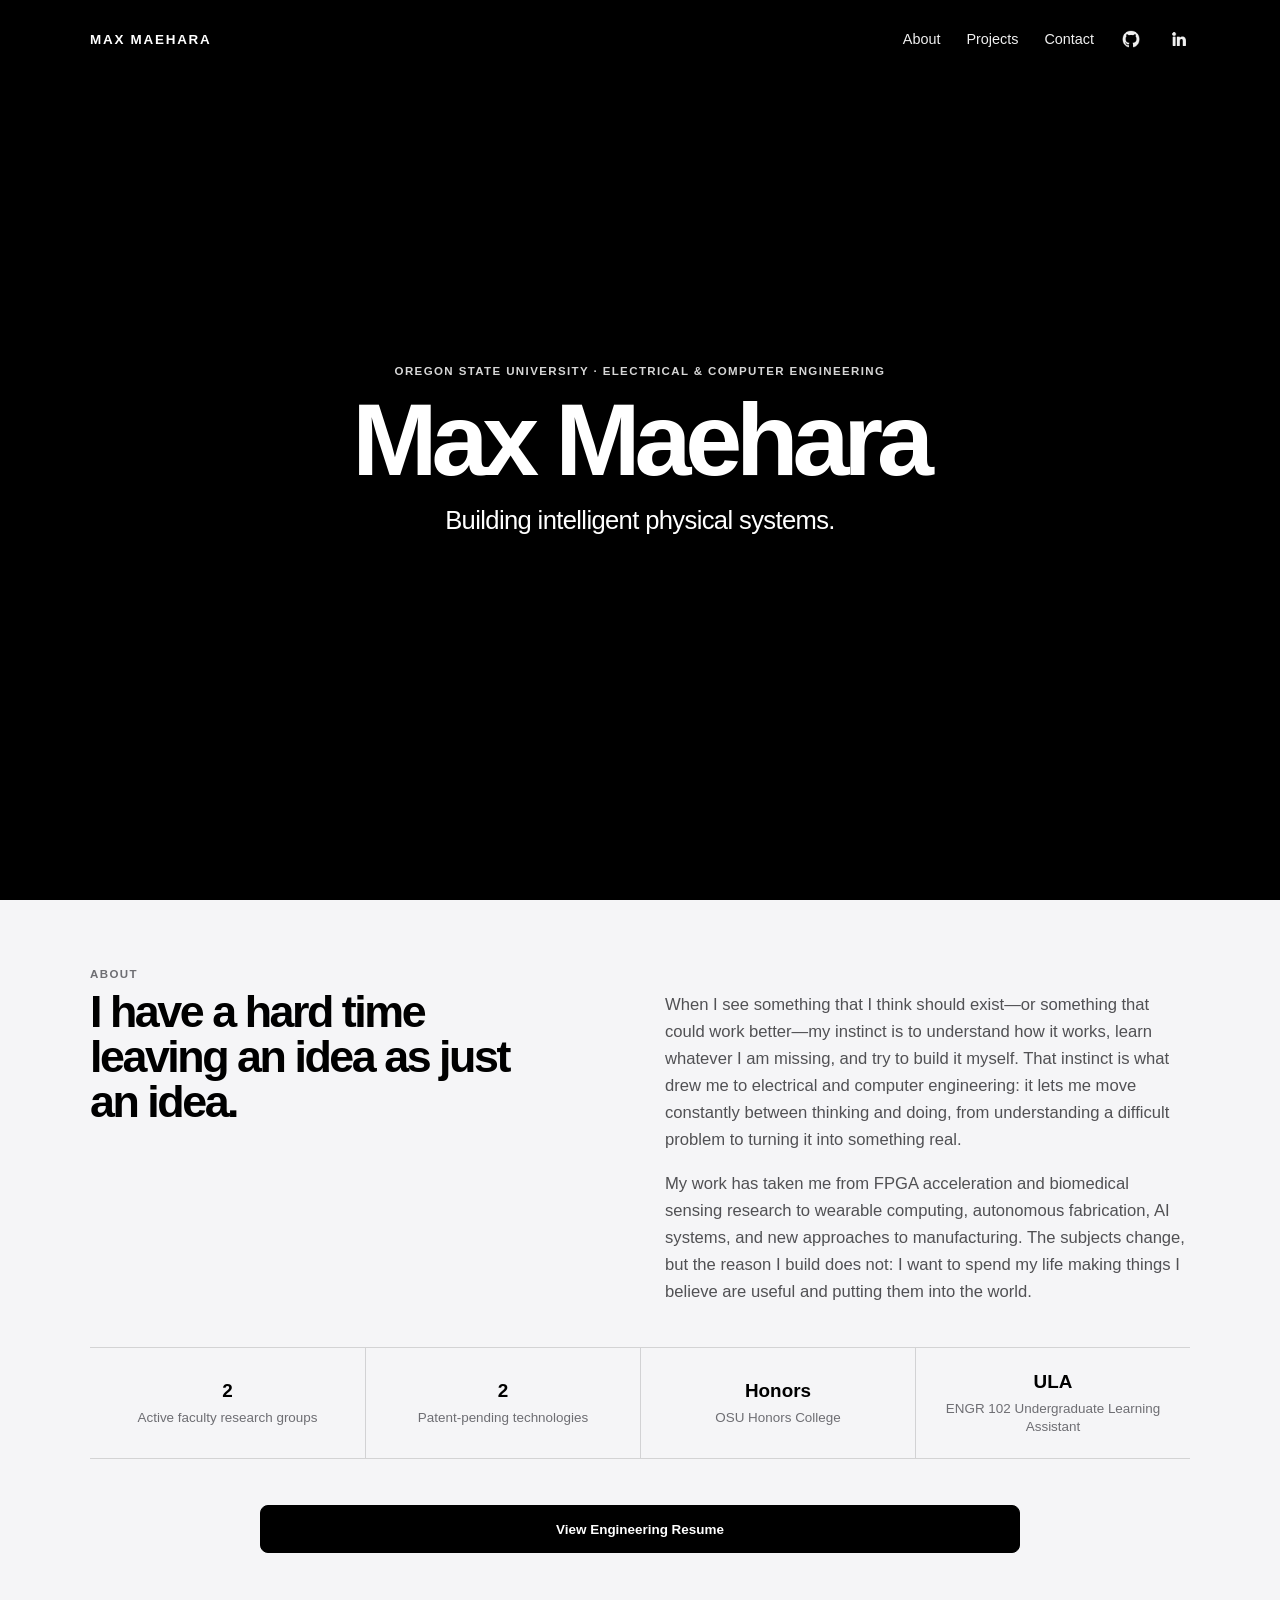
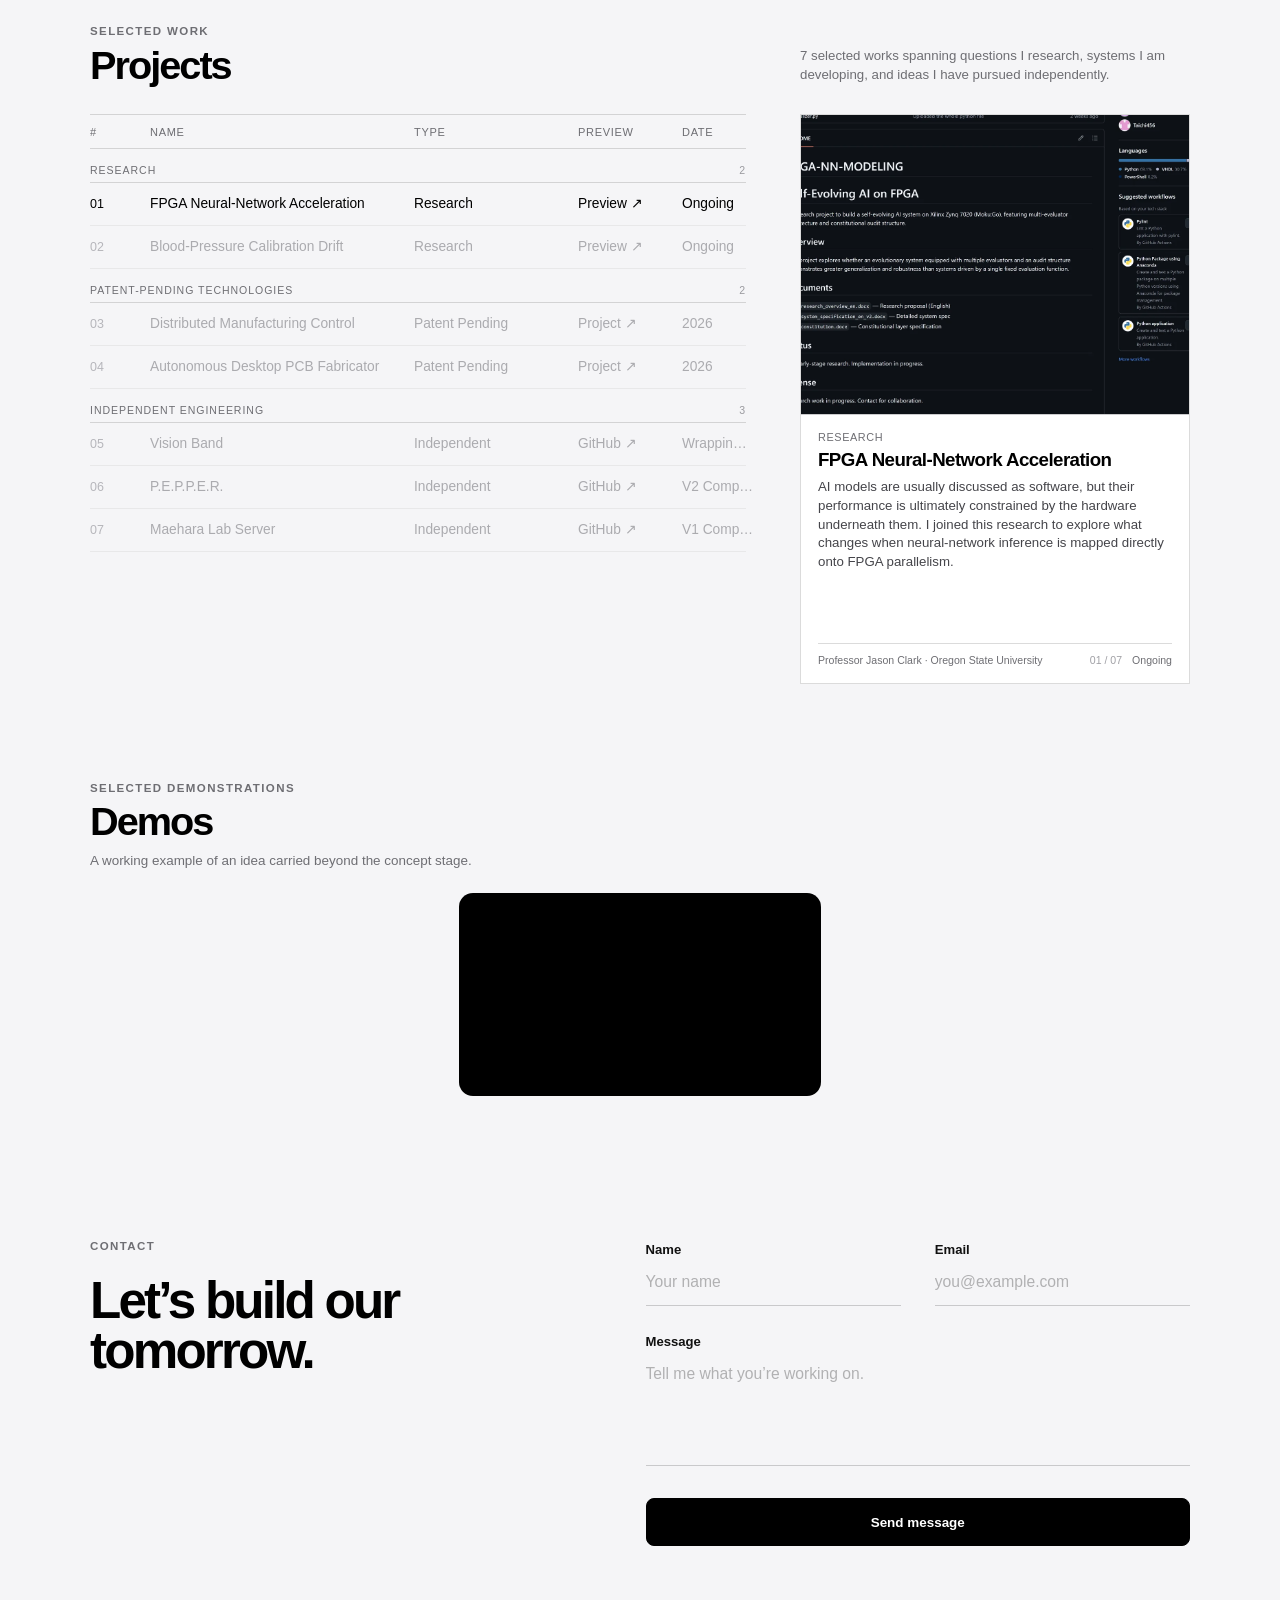
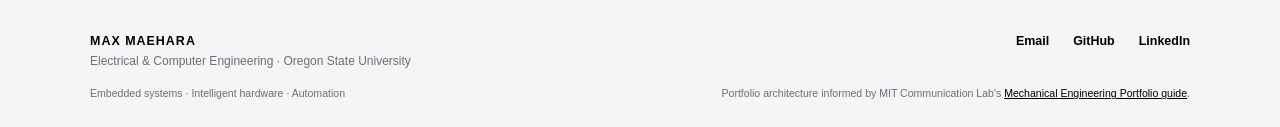
<file: home/index.html>
<!DOCTYPE html>



<html lang="en">



<head>



  <meta charset="UTF-8" />



  <meta name="viewport" content="width=device-width, initial-scale=1.0" />



  <title>Max Maehara | Electrical & Computer Engineering</title>



  <meta name="description" content="Max Maehara — Oregon State University Electrical & Computer Engineering student turning difficult ideas into useful physical systems across embedded AI, FPGA acceleration, biomedical sensing, and autonomous manufacturing." />



  <link rel="icon" type="image/png" href="assets/favicon.png">



  <link rel="stylesheet" href="style.css" />



</head>



<body>



  <div class="site-root">



    <nav class="navbar shell">



      <div class="logo">MAX MAEHARA</div>



      <div class="nav-links">



        <a href="#about">About</a>



        <a href="#projects">Projects</a>



        <a href="#contact">Contact</a>



        <a class="icon-link" href="https://github.com/Toshiyuki037" target="_blank" rel="noopener noreferrer" aria-label="GitHub"><img src="assets/github.png" alt="GitHub" /></a>



        <a class="icon-link" href="https://linkedin.com/in/max-maehara" target="_blank" rel="noopener noreferrer" aria-label="LinkedIn"><img src="assets/linkedin.png" alt="LinkedIn" /></a>



      </div>



    </nav>







    <header class="hero">



      <video autoplay muted loop playsinline preload="metadata" class="hero-video"><source src="assets/portfolio_vid.mp4" type="video/mp4"></video>



      <div class="hero-overlay"></div>



      <div class="hero-content">



        <p class="eyebrow">OREGON STATE UNIVERSITY · ELECTRICAL & COMPUTER ENGINEERING</p>



        <h1>Max Maehara</h1>



        <h2>Building intelligent physical systems.</h2>



      </div>



    </header>







    <main>



      <section id="about">



        <div class="shell">



          <div class="about-grid">



            <div>



              <p class="section-mini">ABOUT</p>



              <h2 class="about-title">I have a hard time leaving an idea as just an idea.</h2>



            </div>



            <div class="about-copy">



              <p>When I see something that I think should exist—or something that could work better—my instinct is to understand how it works, learn whatever I am missing, and try to build it myself. That instinct is what drew me to electrical and computer engineering: it lets me move constantly between thinking and doing, from understanding a difficult problem to turning it into something real.</p>



              <p>My work has taken me from FPGA acceleration and biomedical sensing research to wearable computing, autonomous fabrication, AI systems, and new approaches to manufacturing. The subjects change, but the reason I build does not: I want to spend my life making things I believe are useful and putting them into the world.</p>



            </div>



          </div>







          <div class="highlights-grid" aria-label="Selected highlights">



            <div class="highlight"><strong>2</strong><span>Active faculty research groups</span></div>



            <div class="highlight"><strong>2</strong><span>Patent-pending technologies</span></div>



            <div class="highlight"><strong>Honors</strong><span>OSU Honors College</span></div>



            <div class="highlight"><strong>ULA</strong><span>ENGR 102 Undergraduate Learning Assistant</span></div>



          </div>







        </div>







        <div class="resume-strip-wrap">



          <a class="resume-strip" href="assets/engineering_resume.pdf" target="_blank" rel="noopener noreferrer">



            <span>View Engineering Resume</span>



          </a>



        </div>



      </section>







      <section id="projects" class="work-index-section">



        <div class="shell">



          <div class="work-index-intro">



            <p class="section-mini">SELECTED WORK</p>



            <div class="work-index-intro-row">



              <h2>Projects</h2>



              <p class="work-index-summary">7 selected works spanning questions I research, systems I am developing, and ideas I have pursued independently.</p>



            </div>



          </div>







          <div class="work-index-layout">



            <div class="work-index-table" aria-label="Selected work index">



              <div class="work-index-header" aria-hidden="true">



                <span>#</span>



                <span>Name</span>



                <span>Type</span>



                <span>Preview</span>



                <span>Date</span>



              </div>







              <div class="work-group-heading">



                <span>RESEARCH</span>



                <span>2</span>



              </div>







              <a class="work-index-row is-active"



                 href="https://www.notion.so/FPGA-NN-Research-3568546487d380c0b342da76aefd265e?source=copy_link"



                 target="_blank" rel="noopener noreferrer"



                 data-title="FPGA Neural-Network Acceleration"



                 data-type="Research"



                 data-date="Ongoing"



                 data-meta="Professor Jason Clark · Oregon State University"



                 data-description="AI models are usually discussed as software, but their performance is ultimately constrained by the hardware underneath them. I joined this research to explore what changes when neural-network inference is mapped directly onto FPGA parallelism, with the goal of building faster, more adaptable accelerator architectures."



                 data-image="assets/thumbnails/FPGA.webp"



                 data-artifact-1="Architecture"



                 data-artifact-2="Implementation"



                 data-artifact-3="Results"



                 data-position="01 / 07">



                <span class="work-num">01</span>



                <span class="work-name">FPGA Neural-Network Acceleration</span>



                <span class="work-type">Research</span>



                <span class="work-preview">Preview ↗</span>



                <span class="work-date">Ongoing</span>



              </a>







              <a class="work-index-row"



                 href="projects/pcb-fabricator.html"



                 target="_blank" rel="noopener noreferrer"
                 target="_blank" rel="noopener noreferrer"



                 data-title="Blood-Pressure Calibration Drift"



                 data-type="Research"



                 data-date="Ongoing"



                 data-meta="Professor Matthew Johnston · Oregon State University"



                 data-description="A blood-pressure monitor is only useful if its calibration remains trustworthy after the initial measurement. Building on prior work in noninvasive BP estimation, I am investigating how physiological and sensor drift accumulate over time and how a system could correct for that drift instead of treating every measurement session like a fresh start."



                 data-image="assets/thumbnails/biomed.webp"



                 data-artifact-1="Signals"



                 data-artifact-2="Calibration"



                 data-artifact-3="Analysis"



                 data-position="02 / 07">



                <span class="work-num">02</span>



                <span class="work-name">Blood-Pressure Calibration Drift</span>



                <span class="work-type">Research</span>



                <span class="work-preview">Preview ↗</span>



                <span class="work-date">Ongoing</span>



              </a>







              <div class="work-group-heading">



                <span>PATENT-PENDING TECHNOLOGIES</span>



                <span>2</span>



              </div>







              <a class="work-index-row"



                 href="projects/distributed-manufacturing.html"



                 data-title="Distributed Manufacturing Control"



                 data-type="Patent Pending"



                 data-date="2026"



                 data-meta="Distributed manufacturing · Capacity allocation"



                 data-description="Expensive manufacturing equipment can sit idle in one shop while another is overloaded. I designed this control architecture around that imbalance: reserve and redistribute capacity, verify conforming output, and replace only what falls short while the original manufacturer keeps its customer."



                 data-image="assets/thumbnails/patent.webp"



                 data-artifact-1="Control Loop"



                 data-artifact-2="Allocation"



                 data-artifact-3="Validation"



                 data-position="03 / 07">



                <span class="work-num">03</span>



                <span class="work-name">Distributed Manufacturing Control</span>



                <span class="work-type">Patent Pending</span>



                <span class="work-preview">Project ↗</span>



                <span class="work-date">2026</span>



              </a>







              <a class="work-index-row"



                 href="projects/pcb-fabricator.html"



                 data-title="Autonomous Desktop PCB Fabricator"



                 data-type="Patent Pending"



                 data-date="2026"



                 data-meta="Automation · Mechatronics · PCB fabrication"



                 data-description="While building hardware projects, I kept running into the same bottleneck: the tedious cycle of fabricating boards, assembling parts, debugging mistakes, and waiting on another revision. The Autonomous Desktop PCB Fabricator grew out of that frustration—the idea is to collapse as much of that process as possible into one desktop machine so engineers can spend less time fighting the prototyping workflow and more time testing ideas."



                 data-image="assets/thumbnails/gantry.webp"



                 data-artifact-1="Gantry"



                 data-artifact-2="Tooling"



                 data-artifact-3="Process"



                 data-position="04 / 07">



                <span class="work-num">04</span>



                <span class="work-name">Autonomous Desktop PCB Fabricator</span>



                <span class="work-type">Patent Pending</span>



                <span class="work-preview">Project ↗</span>



                <span class="work-date">2026</span>



              </a>







              <div class="work-group-heading">



                <span>INDEPENDENT ENGINEERING</span>



                <span>3</span>



              </div>







              <a class="work-index-row"



                 href="https://github.com/Toshiyuki037/BLE-Vision-Band"
                 target="_blank" rel="noopener noreferrer"



                 data-title="Vision Band"



                 data-type="Independent"



                 data-date="Wrapping Up"



                 data-meta="Embedded AI · Computer vision · Wearables"



                 data-description="Vision Band grew out of my high-school AI-84 experiment and the limitations I saw in off-the-shelf smart glasses. The system is now wrapping up as a complete wearable platform—custom PCB, BLE software, and embedded vision that connects visual intelligence directly to AI in hardware I control."



                 data-image="assets/thumbnails/vision_stack.webp"



                 data-artifact-1="Hardware"



                 data-artifact-2="Vision"



                 data-artifact-3="Wearable"



                 data-position="05 / 07">



                <span class="work-num">05</span>



                <span class="work-name">Vision Band</span>



                <span class="work-type">Independent</span>



                <span class="work-preview">GitHub ↗</span>



                <span class="work-date">Wrapping Up</span>



              </a>







              <a class="work-index-row"



                 href="https://github.com/Toshiyuki037/P.E.P.P.E.R.-Assistant"
                 target="_blank" rel="noopener noreferrer"



                 data-title="P.E.P.P.E.R."



                 data-type="Independent"



                 data-date="V2 Complete"



                 data-meta="AI systems · Voice · World-state architecture"



                 data-description="P.E.P.P.E.R.—Personal Engineering Partner for People Eventually Replaced—is a completed V2 engineering assistant built around voice, tools, computer interaction, persistent context, and real-world state so it can work alongside an engineer rather than simply answer prompts."



                 data-image="assets/thumbnails/pepper.webp"



                 data-artifact-1="Voice"



                 data-artifact-2="Tools"



                 data-artifact-3="World State"



                 data-position="06 / 07">



                <span class="work-num">06</span>



                <span class="work-name">P.E.P.P.E.R.</span>



                <span class="work-type">Independent</span>



                <span class="work-preview">GitHub ↗</span>



                <span class="work-date">V2 Complete</span>



              </a>







              <a class="work-index-row"



                 href="https://github.com/Toshiyuki037/Maehara-Lab-Server"
                 target="_blank" rel="noopener noreferrer"



                 data-title="Maehara Lab Server"



                 data-type="Independent"



                 data-date="V1 Complete"



                 data-meta="Linux · Networking · Self-hosting"



                 data-description="Maehara Lab Server V1 is complete: a self-hosted Linux system for backups, services, engineering experiments, and P.E.P.P.E.R. infrastructure. It is the foundation for moving more of my engineering stack and future local models onto hardware I control."



                 data-image="assets/thumbnails/server.webp"



                 data-artifact-1="Linux"



                 data-artifact-2="Networking"



                 data-artifact-3="Self-Hosting"



                 data-position="07 / 07">



                <span class="work-num">07</span>



                <span class="work-name">Maehara Lab Server</span>



                <span class="work-type">Independent</span>



                <span class="work-preview">GitHub ↗</span>



                <span class="work-date">V1 Complete</span>



              </a>



            </div>







            <aside class="work-index-preview" aria-live="polite">



              <div class="work-preview-card">



                <div class="work-preview-image">



                  <img id="workPreviewImage" src="assets/thumbnails/FPGA.webp" alt="FPGA Neural-Network Acceleration preview" />



                </div>



<div class="work-preview-copy">



                  <p id="workPreviewType" class="work-preview-type">Research</p>



                  <h3 id="workPreviewTitle">FPGA Neural-Network Acceleration</h3>



                  <p id="workPreviewDescription">AI models are usually discussed as software, but their performance is ultimately constrained by the hardware underneath them. I joined this research to explore what changes when neural-network inference is mapped directly onto FPGA parallelism.</p>



                  <div class="work-preview-meta">



                    <span id="workPreviewMeta">Professor Jason Clark · Oregon State University</span>



                    <span class="preview-meta-right"><span id="workPreviewPosition">01 / 07</span><span id="workPreviewDate">Ongoing</span></span>



                  </div>



                </div>



              </div>



            </aside>



          </div>



        </div>



      </section>







      <section id="demos" class="demos-section">



        <div class="shell">



          <div class="demos-head">



            <p class="section-mini">SELECTED DEMONSTRATIONS</p>



            <h2>Demos</h2>

            <p class="demos-subtitle">A working example of an idea carried beyond the concept stage.</p>



          </div>







          <div class="pepper-demo-wrap">



            <div class="pepper-demo-card">



              <div class="pepper-demo-video">



                <!-- Replace VIDEO_ID with the ID from your unlisted YouTube URL. -->



                <iframe



                  src="https://www.youtube.com/embed/OwPbDE7SFjQ"



                  title="P.E.P.P.E.R. demo"



                  loading="lazy"



                  allow="accelerometer; autoplay; clipboard-write; encrypted-media; gyroscope; picture-in-picture; web-share"



                  allowfullscreen>



                </iframe>



              </div>



            </div>



</div>



        </div>



      </section>























<section id="contact" class="contact-section">



        <div class="shell contact-shell">



          <div class="contact-intro">



            <p class="contact-kicker">CONTACT</p>



            <h2>Let’s build our tomorrow.</h2>



          </div>







          <form id="contactForm" class="contact-form" action="mailto:maxmaehara037@gmail.com" method="post" enctype="text/plain">



            <div class="contact-top-row">



              <label class="field-group">



                <span>Name</span>



                <input type="text" name="name" autocomplete="name" placeholder="Your name" required />



              </label>



              <label class="field-group">



                <span>Email</span>



                <input type="email" name="email" autocomplete="email" placeholder="you@example.com" required />



              </label>



            </div>



            <label class="field-group message-group">



              <span>Message</span>



              <textarea name="message" rows="4" placeholder="Tell me what you’re working on." required></textarea>



            </label>



            <button type="submit" class="contact-send">Send message</button>



          </form>



        </div>



      </section>







    </main>







    <footer class="footer">



      <div class="shell footer-shell">



        <div class="footer-topline">



          <div>



            <p class="footer-label">MAX MAEHARA</p>



            <p class="footer-sub">Electrical & Computer Engineering · Oregon State University</p>



          </div>



          <div class="footer-links">



            <a href="mailto:maxmaehara037@gmail.com">Email</a>



            <a href="https://github.com/Toshiyuki037" target="_blank" rel="noopener noreferrer">GitHub</a>



            <a href="https://linkedin.com/in/max-maehara" target="_blank" rel="noopener noreferrer">LinkedIn</a>



          </div>



        </div>











        <div class="footer-bottomline">



          <p>Embedded systems · Intelligent hardware · Automation</p>



          <p class="footer-credit">Portfolio architecture informed by MIT Communication Lab's <a href="https://mitcommlab.mit.edu/meche/commkit/portfolio/" target="_blank" rel="noopener noreferrer">Mechanical Engineering Portfolio guide</a>.</p>



        </div>



      </div>



    </footer>



  </div>







  <script src="script.js"></script>



</body>



</html>
</file>
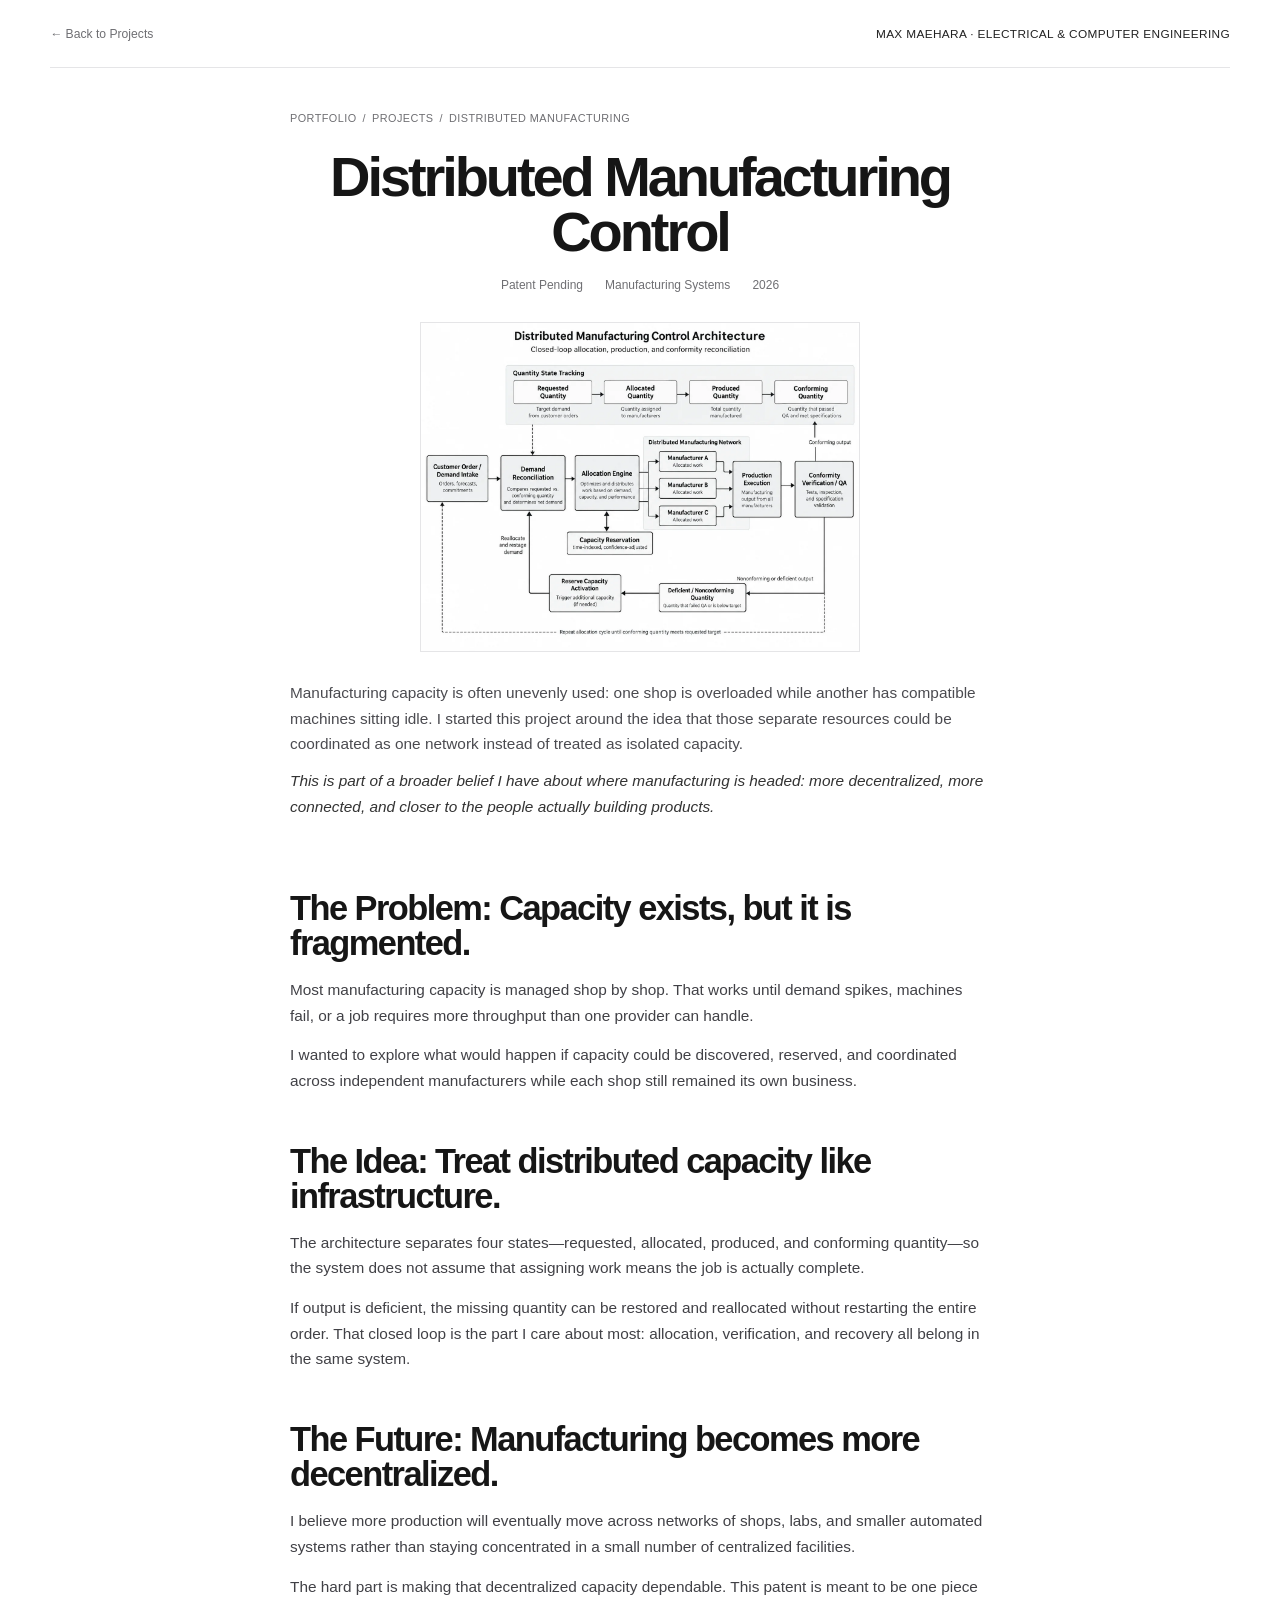
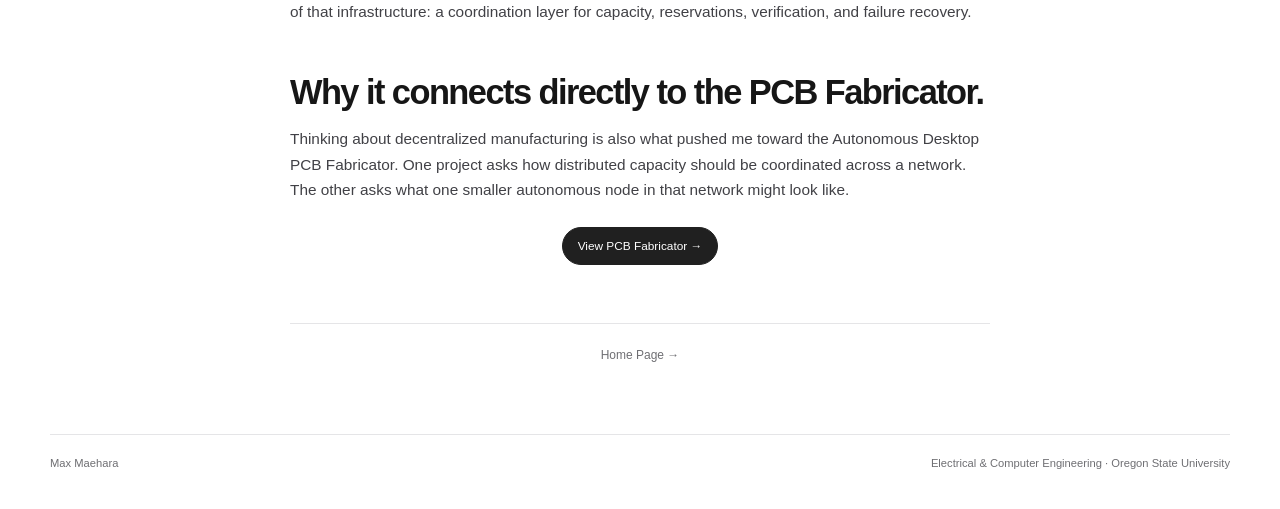
<file: home/projects/distributed-manufacturing.html>
<!DOCTYPE html>
<html lang="en">
<head>
<meta charset="UTF-8">
<meta name="viewport" content="width=device-width, initial-scale=1.0">
<title>Distributed Manufacturing Control | Max Maehara</title>
<meta name="description" content="Patent-pending distributed manufacturing control architecture by Max Maehara.">
<link rel="icon" type="image/png" href="../assets/favicon.png">
<style>
:root{
  --bg:#ffffff;
  --ink:#161616;
  --muted:#6f6f73;
  --line:#e5e5e7;
  --soft:#f5f5f7;
  --max:980px;
  --article:700px;
}
*{box-sizing:border-box}
html{scroll-behavior:smooth}
body{
  margin:0;
  background:var(--bg);
  color:var(--ink);
  font-family:-apple-system,BlinkMacSystemFont,"SF Pro Text","Helvetica Neue",Arial,sans-serif;
  -webkit-font-smoothing:antialiased;
}
a{color:inherit}
.sitebar{
  width:min(1180px,calc(100% - 56px));
  margin:0 auto;
  min-height:68px;
  display:flex;
  align-items:center;
  justify-content:space-between;
  border-bottom:1px solid var(--line);
}
.sitebar a{
  text-decoration:none;
  font-size:.76rem;
  color:var(--muted);
}
.brand{
  font-size:.74rem;
  letter-spacing:.03em;
  color:#222;
}
.article{
  width:min(var(--article),calc(100% - 36px));
  margin:0 auto;
}
.breadcrumb{
  margin-top:44px;
  display:flex;
  flex-wrap:wrap;
  gap:6px;
  font-size:.68rem;
  letter-spacing:.04em;
  text-transform:uppercase;
  color:var(--muted);
}
.breadcrumb a{text-decoration:none}
.header{
  text-align:center;
  padding:26px 0 30px;
}
.header h1{
  margin:0 auto;
  max-width:760px;
  font-size:clamp(2rem,4.4vw,3.5rem);
  line-height:.98;
  letter-spacing:-.055em;
  font-weight:550;
}
.meta{
  display:flex;
  justify-content:center;
  gap:12px 22px;
  flex-wrap:wrap;
  margin-top:18px;
  font-size:.75rem;
  color:var(--muted);
}
.hero-media{
  width:min(440px,calc(100% - 36px));
  margin:0 auto 28px;
  border-radius:0;
  overflow:hidden;
  background:var(--soft);
  border:1px solid var(--line);
}
.hero-media img{
  display:block;
  width:100%;
  height:auto;
}
.intro{
  width:min(var(--article),calc(100% - 36px));
  margin:0 auto 44px;
  color:#4b4b50;
  font-size:.96rem;
  line-height:1.65;
}
.intro em{
  display:block;
  margin-top:12px;
  color:#333;
}
.story{
  width:min(var(--article),calc(100% - 36px));
  margin:0 auto;
  padding-bottom:24px;
}
.story-section{
  padding:28px 0 22px;
}
.story-section h2{
  margin:0 0 16px;
  font-size:clamp(1.45rem,3vw,2.15rem);
  line-height:1.02;
  letter-spacing:-.045em;
  font-weight:550;
}
.story-section p{
  margin:0 0 14px;
  font-size:.96rem;
  line-height:1.67;
  color:#414146;
}
.story-section p:last-child{margin-bottom:0}
.inline-media{
  margin:24px 0 14px;
  border-radius:0;
  overflow:hidden;
  border:1px solid var(--line);
  background:var(--soft);
}
.inline-media img{display:block;width:100%;height:auto}
.caption{
  margin-top:8px;
  font-size:.7rem;
  line-height:1.45;
  color:var(--muted);
}
.pill-row{
  display:flex;
  flex-wrap:wrap;
  justify-content:center;
  gap:8px;
  margin-top:24px;
}
.pill{
  display:inline-flex;
  align-items:center;
  justify-content:center;
  min-height:38px;
  padding:0 15px;
  border-radius:999px;
  border:1px solid #202020;
  background:#202020;
  color:#fff;
  text-decoration:none;
  font-size:.74rem;
}
.pill.secondary{
  background:#fff;
  color:#202020;
  border-color:#c9c9cd;
}
.next{
  width:min(var(--article),calc(100% - 36px));
  margin:12px auto 72px;
  padding-top:24px;
  border-top:1px solid var(--line);
  display:flex;
  justify-content:center;
}
.next a{
  font-size:.75rem;
  color:var(--muted);
  text-decoration:none;
}
.footer{
  width:min(1180px,calc(100% - 56px));
  margin:0 auto 40px;
  padding-top:22px;
  border-top:1px solid var(--line);
  display:flex;
  justify-content:space-between;
  gap:20px;
  color:var(--muted);
  font-size:.7rem;
}
@media(max-width:700px){
  .sitebar,.footer{width:calc(100% - 28px)}
  .sitebar{min-height:60px}
  .brand{display:none}
  .breadcrumb{margin-top:30px}
  .header{padding-top:20px}
  .hero-media{width:calc(100% - 20px);border-radius:12px}
  .footer{flex-direction:column}
}
</style>
</head>
<body>
<header class="sitebar">
  <a href="../index.html#projects">← Back to Projects</a>
  <div class="brand">MAX MAEHARA · ELECTRICAL &amp; COMPUTER ENGINEERING</div>
</header>

<div class="article">
  <div class="breadcrumb">
    <a href="../index.html">Portfolio</a><span>/</span><a href="../index.html#projects">Projects</a><span>/</span><span>Distributed Manufacturing</span>
  </div>
  <section class="header">
    <h1>Distributed Manufacturing Control</h1>
    <div class="meta">
      <span>Patent Pending</span>
      <span>Manufacturing Systems</span>
      <span>2026</span>
    </div>
  </section>
</div>

<div class="hero-media">
  <img src="../assets/thumbnails/patent.webp" alt="Distributed manufacturing control architecture">
</div>

<div class="intro">
  Manufacturing capacity is often unevenly used: one shop is overloaded while another has compatible machines sitting idle. I started this project around the idea that those separate resources could be coordinated as one network instead of treated as isolated capacity.
  <em>This is part of a broader belief I have about where manufacturing is headed: more decentralized, more connected, and closer to the people actually building products.</em>
</div>

<main class="story">
  <section class="story-section">
    <h2>The Problem: Capacity exists, but it is fragmented.</h2>
    <p>Most manufacturing capacity is managed shop by shop. That works until demand spikes, machines fail, or a job requires more throughput than one provider can handle.</p>
    <p>I wanted to explore what would happen if capacity could be discovered, reserved, and coordinated across independent manufacturers while each shop still remained its own business.</p>
  </section>

  <section class="story-section">
    <h2>The Idea: Treat distributed capacity like infrastructure.</h2>
    <p>The architecture separates four states—requested, allocated, produced, and conforming quantity—so the system does not assume that assigning work means the job is actually complete.</p>
    <p>If output is deficient, the missing quantity can be restored and reallocated without restarting the entire order. That closed loop is the part I care about most: allocation, verification, and recovery all belong in the same system.</p>
  </section>

  <section class="story-section">
    <h2>The Future: Manufacturing becomes more decentralized.</h2>
    <p>I believe more production will eventually move across networks of shops, labs, and smaller automated systems rather than staying concentrated in a small number of centralized facilities.</p>
    <p>The hard part is making that decentralized capacity dependable. This patent is meant to be one piece of that infrastructure: a coordination layer for capacity, reservations, verification, and failure recovery.</p>
  </section>

  <section class="story-section">
    <h2>Why it connects directly to the PCB Fabricator.</h2>
    <p>Thinking about decentralized manufacturing is also what pushed me toward the Autonomous Desktop PCB Fabricator. One project asks how distributed capacity should be coordinated across a network. The other asks what one smaller autonomous node in that network might look like.</p>
    <div class="pill-row">
      <a class="pill" href="pcb-fabricator.html">View PCB Fabricator →</a>
    </div>
  </section>
</main>

<div class="next"><a href="../index.html">Home Page →</a></div>

<footer class="footer">
  <span>Max Maehara</span>
  <span>Electrical &amp; Computer Engineering · Oregon State University</span>
</footer>
</body>
</html>
</file>
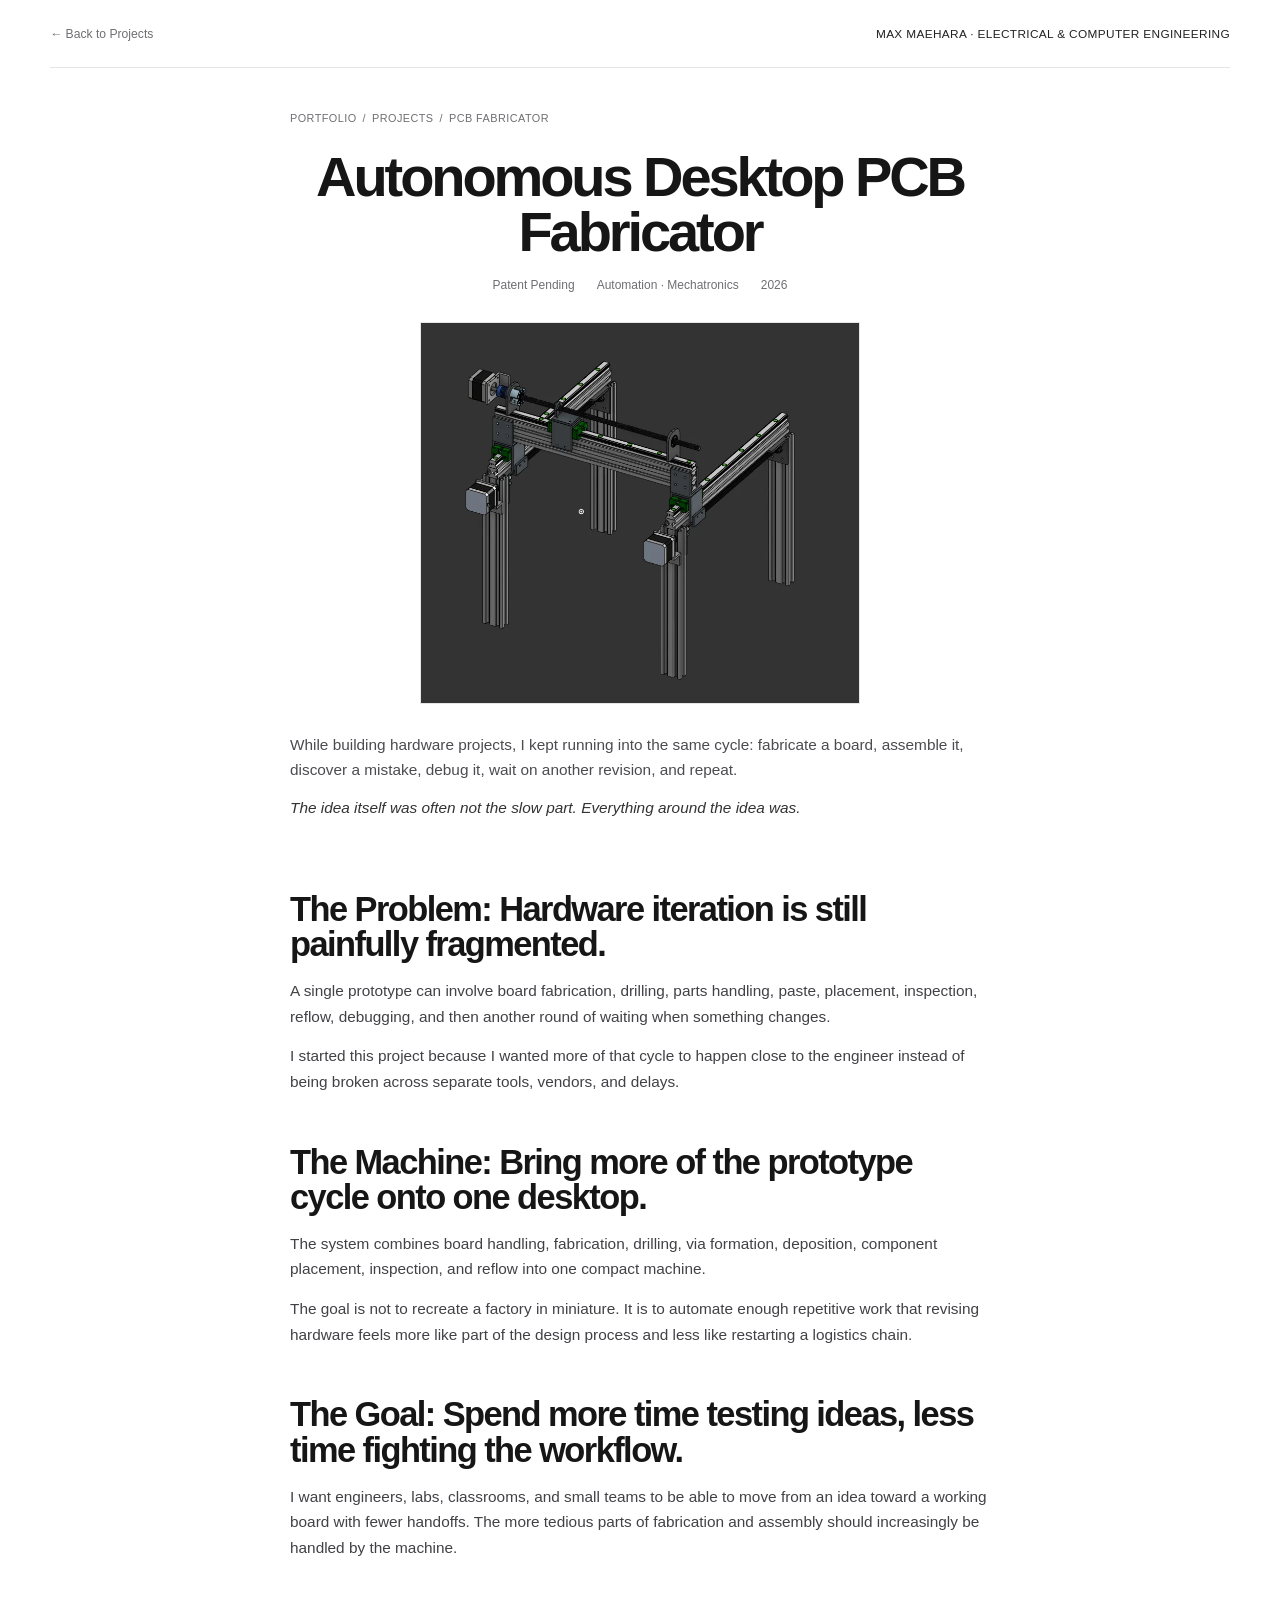
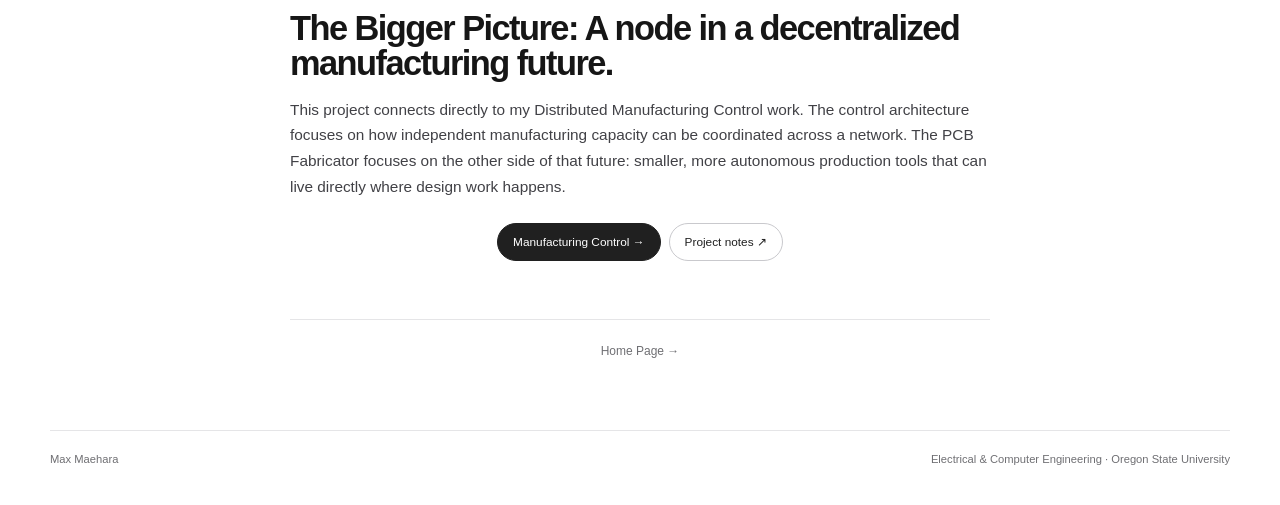
<file: home/projects/pcb-fabricator.html>
<!DOCTYPE html>
<html lang="en">
<head>
<meta charset="UTF-8">
<meta name="viewport" content="width=device-width, initial-scale=1.0">
<title>Autonomous Desktop PCB Fabricator | Max Maehara</title>
<meta name="description" content="Patent-pending autonomous desktop PCB fabrication and assembly system by Max Maehara.">
<link rel="icon" type="image/png" href="../assets/favicon.png">
<style>
:root{
  --bg:#ffffff;
  --ink:#161616;
  --muted:#6f6f73;
  --line:#e5e5e7;
  --soft:#f5f5f7;
  --max:980px;
  --article:700px;
}
*{box-sizing:border-box}
html{scroll-behavior:smooth}
body{
  margin:0;
  background:var(--bg);
  color:var(--ink);
  font-family:-apple-system,BlinkMacSystemFont,"SF Pro Text","Helvetica Neue",Arial,sans-serif;
  -webkit-font-smoothing:antialiased;
}
a{color:inherit}
.sitebar{
  width:min(1180px,calc(100% - 56px));
  margin:0 auto;
  min-height:68px;
  display:flex;
  align-items:center;
  justify-content:space-between;
  border-bottom:1px solid var(--line);
}
.sitebar a{
  text-decoration:none;
  font-size:.76rem;
  color:var(--muted);
}
.brand{
  font-size:.74rem;
  letter-spacing:.03em;
  color:#222;
}
.article{
  width:min(var(--article),calc(100% - 36px));
  margin:0 auto;
}
.breadcrumb{
  margin-top:44px;
  display:flex;
  flex-wrap:wrap;
  gap:6px;
  font-size:.68rem;
  letter-spacing:.04em;
  text-transform:uppercase;
  color:var(--muted);
}
.breadcrumb a{text-decoration:none}
.header{
  text-align:center;
  padding:26px 0 30px;
}
.header h1{
  margin:0 auto;
  max-width:760px;
  font-size:clamp(2rem,4.4vw,3.5rem);
  line-height:.98;
  letter-spacing:-.055em;
  font-weight:550;
}
.meta{
  display:flex;
  justify-content:center;
  gap:12px 22px;
  flex-wrap:wrap;
  margin-top:18px;
  font-size:.75rem;
  color:var(--muted);
}
.hero-media{
  width:min(440px,calc(100% - 36px));
  margin:0 auto 28px;
  border-radius:0;
  overflow:hidden;
  background:var(--soft);
  border:1px solid var(--line);
}
.hero-media img{
  display:block;
  width:100%;
  height:auto;
}
.intro{
  width:min(var(--article),calc(100% - 36px));
  margin:0 auto 44px;
  color:#4b4b50;
  font-size:.96rem;
  line-height:1.65;
}
.intro em{
  display:block;
  margin-top:12px;
  color:#333;
}
.story{
  width:min(var(--article),calc(100% - 36px));
  margin:0 auto;
  padding-bottom:24px;
}
.story-section{
  padding:28px 0 22px;
}
.story-section h2{
  margin:0 0 16px;
  font-size:clamp(1.45rem,3vw,2.15rem);
  line-height:1.02;
  letter-spacing:-.045em;
  font-weight:550;
}
.story-section p{
  margin:0 0 14px;
  font-size:.96rem;
  line-height:1.67;
  color:#414146;
}
.story-section p:last-child{margin-bottom:0}
.inline-media{
  margin:24px 0 14px;
  border-radius:0;
  overflow:hidden;
  border:1px solid var(--line);
  background:var(--soft);
}
.inline-media img{display:block;width:100%;height:auto}
.caption{
  margin-top:8px;
  font-size:.7rem;
  line-height:1.45;
  color:var(--muted);
}
.pill-row{
  display:flex;
  flex-wrap:wrap;
  justify-content:center;
  gap:8px;
  margin-top:24px;
}
.pill{
  display:inline-flex;
  align-items:center;
  justify-content:center;
  min-height:38px;
  padding:0 15px;
  border-radius:999px;
  border:1px solid #202020;
  background:#202020;
  color:#fff;
  text-decoration:none;
  font-size:.74rem;
}
.pill.secondary{
  background:#fff;
  color:#202020;
  border-color:#c9c9cd;
}
.next{
  width:min(var(--article),calc(100% - 36px));
  margin:12px auto 72px;
  padding-top:24px;
  border-top:1px solid var(--line);
  display:flex;
  justify-content:center;
}
.next a{
  font-size:.75rem;
  color:var(--muted);
  text-decoration:none;
}
.footer{
  width:min(1180px,calc(100% - 56px));
  margin:0 auto 40px;
  padding-top:22px;
  border-top:1px solid var(--line);
  display:flex;
  justify-content:space-between;
  gap:20px;
  color:var(--muted);
  font-size:.7rem;
}
@media(max-width:700px){
  .sitebar,.footer{width:calc(100% - 28px)}
  .sitebar{min-height:60px}
  .brand{display:none}
  .breadcrumb{margin-top:30px}
  .header{padding-top:20px}
  .hero-media{width:calc(100% - 20px);border-radius:12px}
  .footer{flex-direction:column}
}
</style>
</head>
<body>
<header class="sitebar">
  <a href="../index.html#projects">← Back to Projects</a>
  <div class="brand">MAX MAEHARA · ELECTRICAL &amp; COMPUTER ENGINEERING</div>
</header>

<div class="article">
  <div class="breadcrumb">
    <a href="../index.html">Portfolio</a><span>/</span><a href="../index.html#projects">Projects</a><span>/</span><span>PCB Fabricator</span>
  </div>
  <section class="header">
    <h1>Autonomous Desktop PCB Fabricator</h1>
    <div class="meta">
      <span>Patent Pending</span>
      <span>Automation · Mechatronics</span>
      <span>2026</span>
    </div>
  </section>
</div>

<div class="hero-media">
  <img src="../assets/thumbnails/gantry.webp" alt="Autonomous Desktop PCB Fabricator gantry">
</div>

<div class="intro">
  While building hardware projects, I kept running into the same cycle: fabricate a board, assemble it, discover a mistake, debug it, wait on another revision, and repeat.
  <em>The idea itself was often not the slow part. Everything around the idea was.</em>
</div>

<main class="story">
  <section class="story-section">
    <h2>The Problem: Hardware iteration is still painfully fragmented.</h2>
    <p>A single prototype can involve board fabrication, drilling, parts handling, paste, placement, inspection, reflow, debugging, and then another round of waiting when something changes.</p>
    <p>I started this project because I wanted more of that cycle to happen close to the engineer instead of being broken across separate tools, vendors, and delays.</p>
  </section>

  <section class="story-section">
    <h2>The Machine: Bring more of the prototype cycle onto one desktop.</h2>
    <p>The system combines board handling, fabrication, drilling, via formation, deposition, component placement, inspection, and reflow into one compact machine.</p>
    <p>The goal is not to recreate a factory in miniature. It is to automate enough repetitive work that revising hardware feels more like part of the design process and less like restarting a logistics chain.</p>
  </section>

  <section class="story-section">
    <h2>The Goal: Spend more time testing ideas, less time fighting the workflow.</h2>
    <p>I want engineers, labs, classrooms, and small teams to be able to move from an idea toward a working board with fewer handoffs. The more tedious parts of fabrication and assembly should increasingly be handled by the machine.</p>
  </section>

  <section class="story-section">
    <h2>The Bigger Picture: A node in a decentralized manufacturing future.</h2>
    <p>This project connects directly to my Distributed Manufacturing Control work. The control architecture focuses on how independent manufacturing capacity can be coordinated across a network. The PCB Fabricator focuses on the other side of that future: smaller, more autonomous production tools that can live directly where design work happens.</p>
    <div class="pill-row">
      <a class="pill" href="distributed-manufacturing.html">Manufacturing Control →</a>
      <a class="pill secondary" href="https://app.notion.com/p/PCB-Printer-3db8546487d3804796d5c5300e68784b?source=copy_link" target="_blank" rel="noopener noreferrer">Project notes ↗</a>
    </div>
  </section>
</main>

<div class="next"><a href="../index.html">Home Page →</a></div>

<footer class="footer">
  <span>Max Maehara</span>
  <span>Electrical &amp; Computer Engineering · Oregon State University</span>
</footer>
</body>
</html>
</file>
<file: home/style.css>
:root {
  --canvas:#f5f5f7;
  --text:#000;
  --muted:#6e6e73;
  --line:rgba(0,0,0,.14);
  --radius:12px;
  --shell:1320px;
  --dark:#111112;
}

*{box-sizing:border-box;margin:0;padding:0}
html{scroll-behavior:smooth;background:var(--canvas)}
body{
  font-family:"SF Pro Text","SF Pro Display",-apple-system,BlinkMacSystemFont,"Helvetica Neue",Arial,sans-serif;
  background:var(--canvas);color:var(--text);overflow-x:hidden;
  -webkit-font-smoothing:antialiased;text-rendering:optimizeLegibility;
}
img{display:block;max-width:100%}
a{color:inherit}
.site-root,main{background:var(--canvas)}
.shell{width:min(var(--shell),calc(100% - 96px));margin-inline:auto}

/* HERO */
.navbar{
  position:absolute;top:0;left:50%;transform:translateX(-50%);z-index:50;
  display:flex;align-items:center;justify-content:space-between;padding-top:28px;
}
.logo{color:#fff;font-size:.84rem;font-weight:650;letter-spacing:.13em}
.nav-links{display:flex;align-items:center;gap:26px}
.nav-links a{color:#fff;text-decoration:none;font-size:.9rem;font-weight:500;opacity:.94;transition:opacity .18s ease}
.nav-links a:hover{opacity:.68}
.icon-link img{width:22px;height:22px;object-fit:contain}
.hero{
  position:relative;width:100%;height:100vh;min-height:100vh;margin:0;padding:0;overflow:hidden;
  display:flex;align-items:center;justify-content:center;text-align:center;background:#000;
}
.hero-video{
  position:absolute;inset:0;width:100%;height:100%;object-fit:cover;object-position:center;
  z-index:1;opacity:1!important;visibility:visible!important;filter:brightness(.78);transition:none!important;
}
.hero-overlay{position:absolute;inset:0;z-index:2;background:rgba(0,0,0,.12);transition:none!important}
.hero-content{position:relative;z-index:3;width:min(980px,calc(100% - 64px));color:#fff}
.eyebrow,.section-mini{font-size:.72rem;font-weight:650;letter-spacing:.12em;text-transform:uppercase}
.eyebrow{margin-bottom:16px;color:rgba(255,255,255,.84)}
.hero h1{font-size:clamp(4.8rem,8vw,8rem);line-height:.92;letter-spacing:-.06em;font-weight:700}
.hero h2{margin-top:18px;font-size:clamp(1.35rem,2vw,2rem);font-weight:500;letter-spacing:-.025em}
.hero-quote{max-width:740px;margin:15px auto 0;color:rgba(255,255,255,.82);font-size:1rem;line-height:1.55}

/* GLOBAL RHYTHM */
section{padding:62px 0;background:var(--canvas)}
.section-heading{margin-bottom:30px}
.section-mini{margin-bottom:9px;color:var(--muted)}
.section-heading h2{font-size:clamp(2.25rem,3.25vw,3.45rem);line-height:1;letter-spacing:-.05em;font-weight:650}
.section-subtitle{max-width:760px;margin-top:11px;color:var(--muted);font-size:1rem;line-height:1.5}

/* ABOUT */
#about{padding:68px 0 0}
.about-grid{display:grid;grid-template-columns:.95fr 1.05fr;gap:100px;align-items:start}
.about-title{max-width:590px;font-size:clamp(2.5rem,3.5vw,4rem);line-height:1.01;letter-spacing:-.055em;font-weight:650}
.about-copy{display:grid;gap:17px;padding-top:24px}
.about-copy p{color:#515154;font-size:1.04rem;line-height:1.62}
.highlights-grid{margin-top:42px;display:grid;grid-template-columns:repeat(4,1fr);border-top:1px solid var(--line);border-bottom:1px solid var(--line)}
.highlight{min-height:110px;padding:20px 18px;display:flex;flex-direction:column;justify-content:center;align-items:center;text-align:center}
.highlight+.highlight{border-left:1px solid var(--line)}
.highlight strong{font-size:1.18rem;line-height:1.08;font-weight:650}
.highlight span{max-width:220px;margin-top:8px;color:var(--muted);font-size:.84rem;line-height:1.3}

/* RESUME */
.resume-strip-wrap{width:100%;margin-top:54px}
.resume-strip{
  width:100%;height:58px;display:flex;align-items:center;justify-content:center;
  background:#000;color:#fff;text-decoration:none;border-top:1px solid #000;border-bottom:1px solid #000;
  font-size:.9rem;font-weight:600;transition:background-color .22s ease,color .22s ease;
}
.resume-strip:hover,.resume-strip:focus-visible{background:#fff;color:#000}

/* CARDS */
.flagship-grid{display:grid;grid-template-columns:repeat(2,410px);justify-content:center;gap:40px}
.project-grid{display:grid;grid-template-columns:repeat(3,minmax(0,1fr));gap:26px;width:90%;margin-inline:auto}
.card-link{display:block;text-decoration:none;border-radius:var(--radius)}
.media-card,.project-card{position:relative;overflow:hidden;background:#ddd;border-radius:var(--radius);box-shadow:0 10px 30px rgba(0,0,0,.045);isolation:isolate}
.media-card{aspect-ratio:.86/1}.project-card{aspect-ratio:1/1}
.media-card img,.project-card img{width:100%;height:100%;object-fit:cover;transition:transform .35s cubic-bezier(.2,.7,.2,1),filter .28s ease}
.card-overlay{position:absolute;z-index:2;inset:0;display:flex;flex-direction:column;justify-content:flex-end;padding:26px;color:#fff;background:linear-gradient(to top,rgba(0,0,0,.58),rgba(0,0,0,.18) 48%,transparent 80%);opacity:0;transform:translateY(2px);transition:opacity .28s ease,transform .28s ease}
.card-kicker{margin-bottom:7px;color:rgba(255,255,255,.72);font-size:.67rem;font-weight:650;letter-spacing:.1em}
.card-overlay h3{margin-bottom:9px;font-size:1.38rem;line-height:1.08;letter-spacing:-.03em;font-weight:650}
.card-overlay>p:not(.card-kicker):not(.card-note){color:rgba(255,255,255,.84);font-size:.88rem;line-height:1.46}
.card-note{margin-top:11px;color:rgba(255,255,255,.58);font-size:.74rem;line-height:1.38}
.media-card:hover img,.project-card:hover img,.card-link:hover img{transform:scale(1.004);filter:brightness(.98)}
.media-card:hover .card-overlay,.project-card:hover .card-overlay,.card-link:hover .card-overlay{opacity:.95;transform:none}

/* CONTACT + FOOTER */
.contact-section{background:var(--canvas);color:#000;padding:76px 0 64px}
.contact-shell{display:grid;grid-template-columns:.9fr 1.1fr;gap:110px;align-items:start}
.contact-intro{padding-top:4px}
.contact-kicker{font-size:.72rem;font-weight:650;letter-spacing:.12em;color:var(--muted);margin-bottom:24px}
.contact-intro h2{max-width:520px;font-size:clamp(2.5rem,4vw,4.25rem);line-height:.98;letter-spacing:-.055em;font-weight:600}
.contact-form{width:100%;padding-top:6px}
.contact-top-row{display:grid;grid-template-columns:1fr 1fr;gap:34px}
.field-group{display:block}
.field-group span{display:block;color:#111;font-size:.82rem;font-weight:600;margin-bottom:9px}
.field-group input,.field-group textarea{
  width:100%;border:0;border-bottom:1px solid rgba(0,0,0,.18);border-radius:0;background:transparent;color:#000;
  padding:7px 0 14px;font:inherit;font-size:.98rem;outline:none;resize:none;transition:border-color .2s ease;
}
.field-group input::placeholder,.field-group textarea::placeholder{color:rgba(0,0,0,.28)}
.field-group input:focus,.field-group textarea:focus{border-bottom-color:#000}
.message-group{margin-top:28px}
.message-group textarea{min-height:108px}
.contact-send{
  margin-top:28px;width:100%;height:48px;border:1px solid #000;border-radius:8px;
  background:#000;color:#fff;font:inherit;font-size:.84rem;font-weight:600;cursor:pointer;
  transition:background-color .2s ease,color .2s ease;
}
.contact-send:hover,.contact-send:focus-visible{background:#fff;color:#000}

.footer{background:#000;color:#fff}
.footer-shell{padding:26px 0 24px}
.footer-topline,.footer-bottomline{display:flex;justify-content:space-between;align-items:flex-start;gap:40px}
.footer-label{font-size:.78rem;font-weight:650;letter-spacing:.08em}
.footer-sub{margin-top:6px;color:rgba(255,255,255,.50);font-size:.75rem}
.footer-links{display:flex;gap:24px;align-items:center}
.footer-links a{color:#fff;text-decoration:none;font-size:.78rem;font-weight:550;transition:opacity .18s ease}
.footer-links a:hover{opacity:.6}
.footer-bottomline{margin-top:22px;align-items:flex-end;color:rgba(255,255,255,.38);font-size:.66rem;line-height:1.4}
.footer-credit{max-width:530px;text-align:right}
.footer-credit a{color:rgba(255,255,255,.62)}

@media(max-width:1080px){
  .shell{width:min(980px,calc(100% - 48px))}
  .flagship-grid{grid-template-columns:repeat(2,minmax(0,1fr));max-width:840px;margin-inline:auto}
  .contact-shell{gap:64px}
}
@media(max-width:800px){
  .shell{width:calc(100% - 36px)}
  .navbar{width:calc(100% - 36px)}
  .nav-links a:not(.icon-link){display:none}
  .hero{height:100svh;min-height:100svh}
  .hero h1{font-size:clamp(3.7rem,16vw,5.5rem)}
  section{padding:48px 0}
  .about-grid{grid-template-columns:1fr;gap:24px}
  .about-copy{padding-top:0}
  .highlights-grid{grid-template-columns:1fr 1fr}
  .highlight:nth-child(3){border-left:0;border-top:1px solid var(--line)}
  .highlight:nth-child(4){border-top:1px solid var(--line)}
  .flagship-grid{grid-template-columns:1fr;max-width:430px;gap:24px}
  .project-grid{grid-template-columns:1fr;max-width:460px;margin-inline:auto}
  .contact-section{padding:58px 0 48px}
  .contact-shell{grid-template-columns:1fr;gap:44px}
  .contact-intro h2{max-width:620px}
}
@media(max-width:520px){
  .highlights-grid{grid-template-columns:1fr}
  .highlight+.highlight,.highlight:nth-child(3),.highlight:nth-child(4){border-left:0;border-top:1px solid var(--line)}
  .contact-top-row{grid-template-columns:1fr;gap:24px}
  .footer-topline,.footer-bottomline{flex-direction:column;align-items:flex-start}
  .footer-links{flex-wrap:wrap}
  .footer-credit{text-align:left}
}

/* V21 — paired research / applied systems + unified light footer */
.work-pair-section{
  padding:68px 0 66px;
  background:var(--canvas);
}
.work-pair-grid{
  display:grid;
  grid-template-columns:repeat(2,minmax(0,1fr));
  gap:64px;
  align-items:start;
}
.work-column{
  min-width:0;
}
.work-column + .work-column{
  padding-left:64px;
  border-left:1px solid var(--line);
}
.work-column-heading{
  min-height:138px;
  margin-bottom:24px;
}
.work-column-heading h2{
  font-size:clamp(2rem,2.65vw,3rem);
  line-height:1;
  letter-spacing:-.045em;
  font-weight:650;
}
.work-column-heading .section-subtitle{
  max-width:540px;
  margin-top:10px;
  font-size:.95rem;
}
.work-card-grid{
  display:grid;
  grid-template-columns:repeat(2,minmax(0,1fr));
  gap:20px;
}
.compact-media-card{
  width:100%;
  aspect-ratio:.88/1;
}
.compact-media-card .card-overlay{
  padding:20px;
}
.compact-media-card .card-overlay h3{
  font-size:1.1rem;
}
.compact-media-card .card-overlay>p:not(.card-kicker):not(.card-note){
  font-size:.78rem;
  line-height:1.4;
}
.compact-media-card .card-note{
  font-size:.66rem;
}

.footer{
  background:var(--canvas)!important;
  color:#000!important;
  border-top:1px solid var(--line);
}
.footer-shell{
  padding:24px 0 26px!important;
}
.footer-label{color:#000!important}
.footer-sub{color:var(--muted)!important}
.footer-links a{color:#000!important}
.footer-bottomline{
  color:var(--muted)!important;
  margin-top:18px!important;
}
.footer-credit a{color:#000!important}

@media(max-width:1080px){
  .work-pair-grid{gap:38px}
  .work-column + .work-column{padding-left:38px}
  .work-card-grid{gap:16px}
}
@media(max-width:850px){
  .work-pair-grid{grid-template-columns:1fr;gap:54px}
  .work-column + .work-column{padding-left:0;border-left:0;border-top:1px solid var(--line);padding-top:48px}
  .work-column-heading{min-height:0;margin-bottom:24px}
}
@media(max-width:560px){
  .work-card-grid{grid-template-columns:1fr}
  .compact-media-card{aspect-ratio:1/1}
}


/* V22 — true 50/50 research + patent technologies, unified footer */
.work-pair-grid{
  grid-template-columns:minmax(0,1fr) minmax(0,1fr);
  gap:48px;
}
.work-column + .work-column{
  padding-left:0;
  border-left:0;
}
.work-column-heading{
  min-height:150px;
}
.work-card-grid{
  grid-template-columns:repeat(2,minmax(0,1fr));
  gap:18px;
}
.work-card-grid > *{
  width:100%;
  min-width:0;
}
.compact-media-card{
  width:100%;
  aspect-ratio:0.88 / 1;
  height:auto;
}
.footer{
  border-top:0!important;
}
@media(max-width:1080px){
  .work-pair-grid{gap:32px}
}
@media(max-width:850px){
  .work-pair-grid{grid-template-columns:1fr;gap:46px}
  .work-column + .work-column{padding-top:0;border-top:0}
  .work-column-heading{min-height:0}
}

/* V23 — final narrative polish + centered resume control */
.resume-strip-wrap{
  width:min(760px,calc(100% - 96px));
  margin:46px auto 0;
}
.resume-strip{
  width:100%;
  height:48px;
  border:1px solid #000;
  border-radius:8px;
  background:#000;
  color:#fff;
  font-size:.84rem;
  font-weight:600;
  transition:background-color .2s ease,color .2s ease;
}
.resume-strip:hover,.resume-strip:focus-visible{
  background:#fff;
  color:#000;
}

@media(max-width:800px){
  .resume-strip-wrap{width:calc(100% - 36px);margin-top:36px}
}


/* V26 — editorial work index */
.work-index-section{
  padding:72px 0 86px;
  background:var(--canvas);
}
.work-index-intro{
  margin-bottom:28px;
}
.work-index-intro h2{
  font-size:clamp(2.2rem,3.1vw,3.25rem);
  line-height:1;
  letter-spacing:-.05em;
  font-weight:650;
}
.work-index-layout{
  display:grid;
  grid-template-columns:minmax(0,1fr) 330px;
  gap:44px;
  align-items:start;
}
.work-index-table{
  min-width:0;
  border-top:1px solid var(--line);
}
.work-index-header,
.work-index-row{
  display:grid;
  grid-template-columns:46px minmax(250px,1fr) 150px 90px 72px;
  column-gap:14px;
  align-items:center;
}
.work-index-header{
  min-height:34px;
  color:var(--muted);
  border-bottom:1px solid var(--line);
  font-size:.69rem;
  letter-spacing:.06em;
  text-transform:uppercase;
}
.work-index-row{
  min-height:43px;
  color:#ababaf;
  text-decoration:none;
  transition:color .16s ease,background-color .16s ease;
  border-bottom:1px solid rgba(0,0,0,.055);
}
.work-index-row span{
  min-width:0;
  white-space:nowrap;
  overflow:hidden;
  text-overflow:ellipsis;
  font-size:.86rem;
  line-height:1.15;
}
.work-index-row .work-num{
  color:#b6b6bb;
  font-size:.78rem;
}
.work-index-row.is-active,
.work-index-row:hover,
.work-index-row:focus-visible{
  color:#000;
  outline:none;
}
.work-index-row.is-active .work-num,
.work-index-row:hover .work-num,
.work-index-row:focus-visible .work-num{
  color:#000;
}
.work-index-preview{
  position:sticky;
  top:30px;
  align-self:start;
}
.work-preview-card{
  width:100%;
  background:#fff;
  border:1px solid var(--line);
  overflow:hidden;
}
.work-preview-image{
  width:100%;
  aspect-ratio:1.22/1;
  background:#e9e9ec;
  border-bottom:1px solid var(--line);
  overflow:hidden;
}
.work-preview-image img{
  width:100%;
  height:100%;
  object-fit:cover;
  transition:opacity .16s ease,transform .28s ease;
}
.work-preview-card:hover .work-preview-image img{
  transform:scale(1.008);
}
.work-preview-copy{
  padding:14px 15px 15px;
}
.work-preview-type{
  margin:0 0 7px;
  color:var(--muted);
  font-size:.68rem;
  letter-spacing:.055em;
  text-transform:uppercase;
}
.work-preview-copy h3{
  margin:0 0 8px;
  font-size:1.08rem;
  line-height:1.05;
  letter-spacing:-.03em;
  font-weight:620;
}
.work-preview-copy>p:not(.work-preview-type){
  margin:0;
  color:#45454a;
  font-size:.8rem;
  line-height:1.42;
}
.work-preview-meta{
  margin-top:13px;
  padding-top:10px;
  border-top:1px solid var(--line);
  display:flex;
  justify-content:space-between;
  gap:14px;
  color:var(--muted);
  font-size:.66rem;
  line-height:1.25;
}
.work-preview-meta span:last-child{
  white-space:nowrap;
}

@media(max-width:1080px){
  .work-index-layout{
    grid-template-columns:minmax(0,1fr) 290px;
    gap:30px;
  }
  .work-index-header,
  .work-index-row{
    grid-template-columns:40px minmax(210px,1fr) 130px 70px 64px;
    column-gap:10px;
  }
}
@media(max-width:840px){
  .work-index-layout{
    grid-template-columns:1fr;
  }
  .work-index-preview{
    position:static;
    width:min(420px,100%);
    margin-top:8px;
  }
  .work-index-header,
  .work-index-row{
    grid-template-columns:38px minmax(0,1fr) 66px;
  }
  .work-index-header span:nth-child(3),
  .work-index-header span:nth-child(4),
  .work-index-row .work-type,
  .work-index-row .work-preview{
    display:none;
  }
}


/* V27 — show depth without losing the editorial index */
.work-index-intro-row{
  display:flex;
  align-items:flex-end;
  justify-content:space-between;
  gap:36px;
}
.work-index-summary{
  max-width:390px;
  margin:0 0 2px;
  color:var(--muted);
  font-size:.83rem;
  line-height:1.4;
}
.work-index-layout{
  grid-template-columns:minmax(0,1fr) 390px;
  gap:48px;
}
.work-group-heading{
  min-height:34px;
  padding:15px 0 6px;
  display:flex;
  justify-content:space-between;
  align-items:end;
  color:#6e6e73;
  border-bottom:1px solid var(--line);
  font-size:.66rem;
  letter-spacing:.09em;
  text-transform:uppercase;
}
.work-group-heading span:last-child{
  color:#9a9a9f;
}
.work-preview-card{
  border:none;
  background:transparent;
}
.work-preview-image{
  aspect-ratio:1.18/1;
  border:1px solid var(--line);
  background:#fff;
}
.work-preview-artifacts{
  display:grid;
  grid-template-columns:repeat(3,1fr);
  border-left:1px solid var(--line);
  border-right:1px solid var(--line);
  border-bottom:1px solid var(--line);
  background:#fff;
}
.artifact-tile{
  min-height:70px;
  padding:11px 10px 10px;
  display:flex;
  flex-direction:column;
  justify-content:space-between;
  border-right:1px solid var(--line);
}
.artifact-tile:last-child{
  border-right:none;
}
.artifact-index{
  font-size:.58rem;
  color:#a0a0a5;
}
.artifact-tile>span:last-child{
  font-size:.7rem;
  line-height:1.2;
  color:#48484d;
}
.work-preview-copy{
  margin-top:10px;
  padding:16px 17px 16px;
  border:1px solid var(--line);
  background:#fff;
}
.work-preview-copy h3{
  font-size:1.17rem;
}
.work-preview-copy>p:not(.work-preview-type){
  font-size:.83rem;
}
@media(max-width:1080px){
  .work-index-layout{
    grid-template-columns:minmax(0,1fr) 330px;
    gap:30px;
  }
}
@media(max-width:840px){
  .work-index-intro-row{
    display:block;
  }
  .work-index-summary{
    margin-top:14px;
  }
  .work-index-layout{
    grid-template-columns:1fr;
  }
  .work-index-preview{
    width:min(460px,100%);
  }
}


/* V28 — keep the preview as one uniform card */
.work-index-table:hover .work-index-row{
  color:#c0c0c4;
}
.work-index-table:hover .work-index-row:hover,
.work-index-table:hover .work-index-row:focus-visible{
  color:#000;
}
.work-index-table:hover .work-group-heading{
  color:#8d8d92;
}

.work-preview-card{
  width:100%;
  border:1px solid var(--line);
  background:#fff;
  overflow:hidden;
}
.work-preview-image{
  width:100%;
  aspect-ratio:1.18/1;
  border:none;
  border-bottom:1px solid var(--line);
  background:#ececef;
}
.work-preview-copy{
  margin-top:0;
  padding:16px 17px 16px;
  border:none;
  background:#fff;
}
.work-preview-meta{
  display:flex;
  justify-content:space-between;
  align-items:flex-end;
  gap:16px;
}
.preview-meta-right{
  display:flex;
  gap:10px;
  white-space:nowrap;
}
#workPreviewPosition{
  color:#a0a0a5;
}


/* V29 — demo strip */
.demos-section{
  padding:38px 0 78px;
  background:var(--canvas);
}
.demos-head{
  margin-bottom:24px;
}
.demos-head h2{
  margin:0;
  font-size:clamp(2rem,2.8vw,2.8rem);
  line-height:1;
  letter-spacing:-.045em;
  font-weight:650;
}
.demos-subtitle{
  margin:10px 0 0;
  color:var(--muted);
  font-size:.84rem;
  line-height:1.4;
}
.demo-grid{
  display:grid;
  grid-template-columns:repeat(3,minmax(0,1fr));
  gap:16px;
}
.demo-tile{
  display:block;
  color:inherit;
  text-decoration:none;
}
.demo-media{
  position:relative;
  aspect-ratio:1.35/1;
  overflow:hidden;
  border:1px solid var(--line);
  background:#ececef;
}
.demo-media img{
  width:100%;
  height:100%;
  object-fit:cover;
  display:block;
  transition:transform .28s ease,opacity .2s ease;
}
.demo-play{
  position:absolute;
  left:16px;
  bottom:14px;
  width:34px;
  height:34px;
  display:grid;
  place-items:center;
  border:1px solid rgba(255,255,255,.68);
  background:rgba(255,255,255,.88);
  color:#000;
  font-size:.72rem;
  line-height:1;
}
.demo-caption{
  display:flex;
  justify-content:space-between;
  align-items:flex-end;
  gap:14px;
  padding:12px 2px 0;
}
.demo-kicker{
  margin:0 0 4px;
  color:var(--muted);
  font-size:.62rem;
  letter-spacing:.09em;
}
.demo-caption h3{
  margin:0;
  font-size:1rem;
  line-height:1.05;
  letter-spacing:-.025em;
  font-weight:600;
}
.demo-link-label{
  color:#7b7b80;
  font-size:.72rem;
  white-space:nowrap;
}
.demo-tile:hover .demo-media img,
.demo-tile:focus-visible .demo-media img{
  transform:scale(1.012);
}
.demo-tile:hover .demo-link-label,
.demo-tile:focus-visible .demo-link-label{
  color:#000;
}
.demo-tile:focus-visible{
  outline:none;
}

@media(max-width:820px){
  .demo-grid{
    grid-template-columns:1fr;
  }
  .demo-media{
    aspect-ratio:1.6/1;
  }
}


/* V31 — final single-demo presentation */
.demos-section{
  padding:72px 0 92px;
  background:var(--canvas);
}
.pepper-demo-wrap{
  width:min(860px, 100%);
  margin:0 auto;
}
.pepper-demo-wrap .demos-head{
  margin:0 0 24px;
  text-align:center;
}
.pepper-demo-wrap .demos-head .section-mini{
  margin-bottom:10px;
}
.pepper-demo-wrap .demos-head h2{
  margin:0;
  font-size:clamp(2.1rem,3.2vw,3rem);
  line-height:1;
  letter-spacing:-.05em;
  font-weight:650;
}
.pepper-demo-wrap .demos-subtitle{
  margin:10px auto 0;
  color:var(--muted);
  font-size:.84rem;
  line-height:1.45;
}
.pepper-demo-card{
  width:100%;
  margin:0 auto;
  border:1px solid var(--line);
  background:#fff;
  overflow:hidden;
}
.pepper-demo-video{
  width:100%;
  aspect-ratio:16/9;
  background:#000;
  border-bottom:1px solid var(--line);
}
.pepper-demo-video iframe{
  width:100%;
  height:100%;
  display:block;
  border:0;
}
.pepper-demo-copy{
  display:flex;
  justify-content:space-between;
  align-items:flex-end;
  gap:24px;
  padding:16px 18px 17px;
  color:var(--ink);
  letter-spacing:0;
}
.pepper-demo-copy>div{
  display:flex;
  flex-direction:column;
  gap:4px;
}
.pepper-demo-label{
  font-size:.9rem;
  line-height:1.15;
  font-weight:600;
  letter-spacing:-.02em;
}
.pepper-demo-meta{
  color:var(--muted);
  font-size:.72rem;
  line-height:1.25;
}
.pepper-demo-status{
  color:var(--muted);
  font-size:.72rem;
  line-height:1.25;
  white-space:nowrap;
}
@media(max-width:700px){
  .demos-section{
    padding:58px 0 72px;
  }
  .pepper-demo-wrap .demos-head{
    text-align:left;
  }
  .pepper-demo-copy{
    padding:14px 15px 15px;
  }
}


/* V32 — compact demo section */
.demos-section{
  padding:24px 0 64px;
}
.pepper-demo-wrap{
  width:min(344px, 100%);
  margin:0 auto;
}
.pepper-demo-wrap .demos-head{
  margin:0 0 14px;
}
.pepper-demo-wrap .demos-head h2{
  font-size:clamp(1.55rem,2vw,2rem);
}
.pepper-demo-wrap .demos-subtitle{
  margin-top:6px;
  font-size:.76rem;
}
.pepper-demo-copy{
  padding:10px 11px 11px;
}
.pepper-demo-label{
  font-size:.78rem;
}
.pepper-demo-meta,
.pepper-demo-status{
  font-size:.62rem;
}


/* V33 — final demo polish */
.pepper-demo-wrap .demos-head{
  text-align:left;
}
.pepper-demo-wrap .demos-head .section-mini{
  font-size:inherit;
  letter-spacing:inherit;
}
.pepper-demo-wrap .demos-head h2{
  font-size:clamp(2.2rem,3.1vw,3.25rem);
  line-height:1;
  letter-spacing:-.05em;
  font-weight:650;
}
.pepper-demo-wrap .demos-subtitle{
  font-size:.83rem;
}
.pepper-demo-card{
  border:none;
  background:transparent;
  overflow:visible;
}
.pepper-demo-video{
  border:1px solid var(--line);
  border-radius:14px;
  overflow:hidden;
  background:#000;
}
.pepper-demo-video iframe{
  border-radius:14px;
}


/* V34 — final demo alignment */
.pepper-demo-wrap{
  width:min(362px, 100%); /* ~5% larger than V33 */
  margin:0;
}
.pepper-demo-wrap .demos-head{
  margin:0 0 14px;
  text-align:left;
}
.pepper-demo-wrap .demos-head h2{
  font-size:clamp(2.2rem,3.1vw,3.25rem);
  line-height:1;
  letter-spacing:-.05em;
  font-weight:650;
}
.pepper-demo-copy{
  display:flex;
  flex-direction:column;
  align-items:flex-start;
  gap:3px;
  padding:10px 0 0;
}
.pepper-demo-label{
  font-size:.78rem;
  line-height:1.15;
  font-weight:600;
  letter-spacing:-.01em;
}
.pepper-demo-meta,
.pepper-demo-status{
  color:var(--muted);
  font-size:.62rem;
  line-height:1.25;
}


/* V35 — final demo spacing/alignment */
.demos-section{
  padding:12px 0 64px;
}
.pepper-demo-wrap{
  width:min(362px, 100%);
  margin:0 auto;
}
.pepper-demo-wrap .demos-head{
  margin:0 0 20px;
  text-align:left;
}
.pepper-demo-wrap .demos-head .section-mini{
  margin:0 0 8px;
  color:var(--muted);
}
.pepper-demo-card{
  margin-top:8px;
}


/* V36 — correct demo header alignment */
.demos-section{
  padding:12px 0 64px;
}
.demos-head{
  margin:0 0 22px;
  text-align:left;
}
.demos-head .section-mini{
  margin:0 0 8px;
  color:var(--muted);
}
.demos-head h2{
  margin:0;
  font-size:clamp(2.2rem,3.1vw,3.25rem);
  line-height:1;
  letter-spacing:-.05em;
  font-weight:650;
}
.pepper-demo-wrap{
  width:min(362px,100%);
  margin:0 auto;
}
.pepper-demo-card{
  margin-top:0;
}


/* V37 — final spacing + uniform preview-card behavior */
:root{
  --shell:1520px;
}

/* Reduce the oversized left/right gutters site-wide. */
.shell{
  width:min(var(--shell),calc(100% - 56px));
}
.hero-content{
  width:min(1100px,calc(100% - 40px));
}

/* Keep the right preview a fixed footprint so switching projects
   never changes section height or pushes Contact up/down. */
.work-index-preview{
  min-height:510px;
}
.work-preview-card{
  height:510px;
  display:flex;
  flex-direction:column;
}
.work-preview-image{
  flex:0 0 320px;
  height:320px;
  aspect-ratio:auto;
}
.work-preview-copy{
  flex:1 1 auto;
  min-height:0;
  display:flex;
  flex-direction:column;
}
.work-preview-copy>p:not(.work-preview-type){
  display:-webkit-box;
  -webkit-line-clamp:5;
  -webkit-box-orient:vertical;
  overflow:hidden;
}
.work-preview-meta{
  margin-top:auto;
}

/* Let the wider canvas actually be used by the work index. */
.work-index-layout{
  grid-template-columns:minmax(0,1fr) 390px;
  gap:38px;
}

@media(max-width:1080px){
  .shell{
    width:calc(100% - 32px);
  }
  .work-index-layout{
    grid-template-columns:minmax(0,1fr) 330px;
    gap:26px;
  }
  .work-index-preview{
    min-height:470px;
  }
  .work-preview-card{
    height:470px;
  }
  .work-preview-image{
    flex-basis:280px;
    height:280px;
  }
}

@media(max-width:840px){
  .shell{
    width:calc(100% - 24px);
  }
  .navbar{
    width:calc(100% - 24px);
  }
  .work-index-preview{
    min-height:0;
  }
  .work-preview-card{
    height:auto;
  }
  .work-preview-image{
    flex:none;
    height:auto;
    aspect-ratio:1.18/1;
  }
  .work-preview-copy>p:not(.work-preview-type){
    display:block;
    overflow:visible;
  }
}


/* V38 — final work-index spacing + uniform full-content preview cards */
:root{
  --shell:1520px;
}

/* Slightly restore side breathing room without going back to the original wide gutters. */
.shell{
  width:min(var(--shell),calc(100% - 180px));
}

/* Give the index and preview card a little more separation. */
.work-index-layout{
  grid-template-columns:minmax(0,1fr) 390px;
  gap:54px;
}

/* Every project preview keeps the same overall footprint.
   The height is sized to the longest story so nothing is clipped. */
.work-index-preview{
  min-height:570px;
}
.work-preview-card{
  height:570px;
  display:flex;
  flex-direction:column;
}
.work-preview-image{
  flex:0 0 300px;
  height:300px;
  aspect-ratio:auto;
}
.work-preview-copy{
  flex:1 1 auto;
  min-height:0;
  display:flex;
  flex-direction:column;
}

/* Show the full story text — no line clamp / cut-off. */
.work-preview-copy>p:not(.work-preview-type){
  display:block;
  overflow:visible;
  -webkit-line-clamp:unset;
  -webkit-box-orient:initial;
}
.work-preview-meta{
  margin-top:auto;
}

@media(max-width:1080px){
  .shell{
    width:calc(100% - 56px);
  }
  .work-index-layout{
    grid-template-columns:minmax(0,1fr) 330px;
    gap:38px;
  }
  .work-index-preview{
    min-height:540px;
  }
  .work-preview-card{
    height:540px;
  }
  .work-preview-image{
    flex-basis:270px;
    height:270px;
  }
}

@media(max-width:840px){
  .shell{
    width:calc(100% - 28px);
  }
  .work-index-preview{
    min-height:0;
  }
  .work-preview-card{
    height:auto;
  }
  .work-preview-image{
    flex:none;
    height:auto;
    aspect-ratio:1.18/1;
  }
}
</file>
